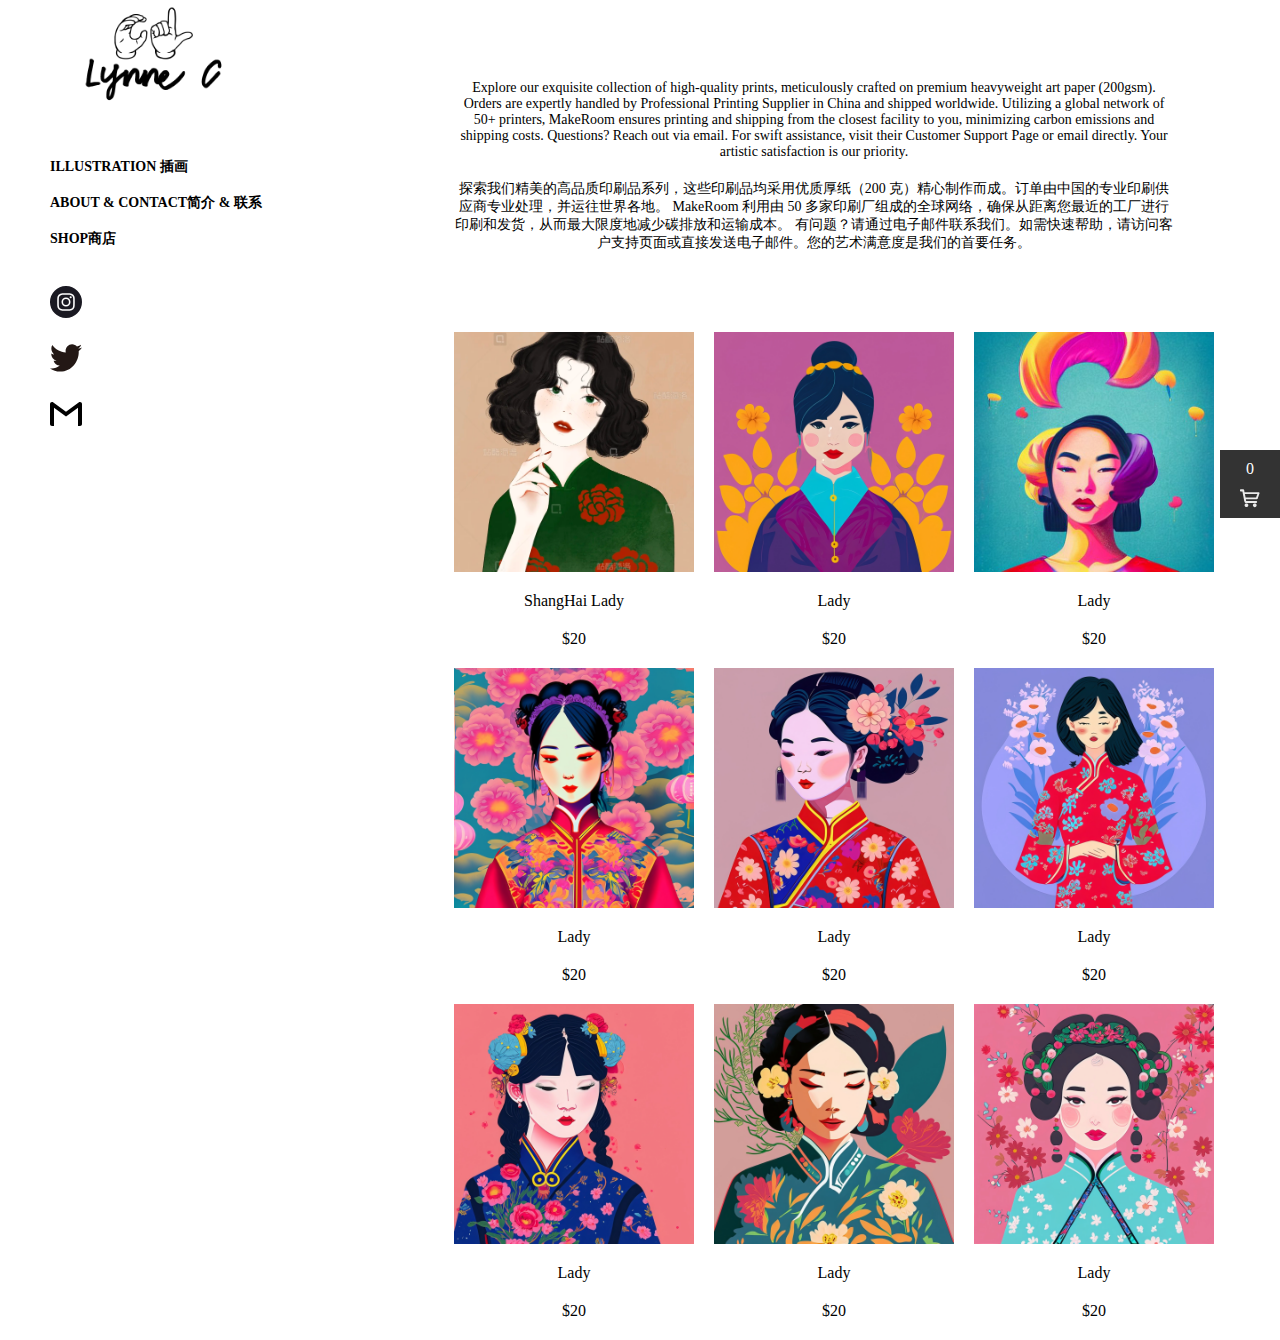
<file: shop.html>
<!doctype html>
<html lang="en">
<head>
    <meta charset="UTF-8">
    <meta name="viewport"
          content="width=device-width, user-scalable=no, initial-scale=1.0, maximum-scale=1.0, minimum-scale=1.0">
    <meta http-equiv="X-UA-Compatible" content="ie=edge">
    <title>shop</title>
    <link rel="stylesheet" type="text/css" href="css/common.css">
    <link rel="stylesheet" type="text/css" href="css/shop.css">

</head>
<body>
<nav id="nav">
  <div class="icon">
    <img alt="icon" src="icon.png"/>
  </div>

  <div class="link">
    <div id="illustration">ILLUSTRATION 插画</div>
    <div id="about">ABOUT & CONTACT简介 & 联系</div>
    <div id="shop">SHOP商店</div>
  </div>

  <div class="logo">
    <a href="https://www.baidu.com">
      <svg t="1693100750561" class="icon" viewBox="0 0 1024 1024" version="1.1" xmlns="http://www.w3.org/2000/svg" p-id="4077" width="32" height="32"><path d="M511.986548 1024a512.013452 512.013452 0 1 1 512.013452-511.986548 511.986548 511.986548 0 0 1-512.013452 511.986548" fill="#1A1922" p-id="4078"></path><path d="M511.986548 281.848191c74.955046 0 83.833425 0.295946 113.428023 1.641155a154.268569 154.268569 0 0 1 52.140301 9.685505 92.900134 92.900134 0 0 1 53.270277 53.243372 155.721395 155.721395 0 0 1 9.685505 52.140301c1.345209 29.594598 1.641155 38.472978 1.641155 113.454928s-0.295946 83.833425-1.641155 113.428024a155.721395 155.721395 0 0 1-9.685505 52.140301 92.792517 92.792517 0 0 1-53.270277 53.243372 154.268569 154.268569 0 0 1-52.140301 9.685505c-29.594598 1.372113-38.446073 1.641155-113.428023 1.641155s-83.833425-0.269042-113.428024-1.641155a154.268569 154.268569 0 0 1-52.140301-9.685505 92.792517 92.792517 0 0 1-53.270276-53.243372 155.748299 155.748299 0 0 1-9.685505-52.140301c-1.318305-29.594598-1.614251-38.472978-1.614251-113.428024s0.295946-83.860329 1.614251-113.454928a155.748299 155.748299 0 0 1 9.685505-52.140301 92.900134 92.900134 0 0 1 53.270276-53.243372 154.268569 154.268569 0 0 1 52.140301-9.685505c29.594598-1.345209 38.472978-1.641155 113.428024-1.641155m0-50.579859c-76.246446 0-85.79743 0.32285-115.687975 1.66806a206.166732 206.166732 0 0 0-68.148288 13.075431 143.372376 143.372376 0 0 0-82.084654 82.111558 205.25199 205.25199 0 0 0-13.075431 68.148288c-1.345209 29.917448-1.668059 39.495336-1.668059 115.687975s0.32285 85.79743 1.668059 115.687974a205.655553 205.655553 0 0 0 13.075431 68.175193 143.453088 143.453088 0 0 0 82.084654 82.084653 206.139828 206.139828 0 0 0 68.148288 13.075432c29.944352 1.345209 39.495336 1.668059 115.687975 1.668059s85.79743-0.32285 115.687974-1.668059a206.139828 206.139828 0 0 0 68.148289-13.075432 143.587609 143.587609 0 0 0 82.111558-82.084653 206.435774 206.435774 0 0 0 13.048527-68.175193c1.345209-29.917448 1.694963-39.468432 1.694963-115.687974s-0.349754-85.824335-1.694963-115.687975a206.005307 206.005307 0 0 0-13.048527-68.148288 143.506897 143.506897 0 0 0-82.111558-82.111558 206.166732 206.166732 0 0 0-68.148289-13.075431c-29.944352-1.345209-39.495336-1.668059-115.687974-1.66806" fill="#FFFFFF" p-id="4079"></path><path d="M511.986548 367.860855a144.152597 144.152597 0 1 0 144.152597 144.152597 144.179501 144.179501 0 0 0-144.152597-144.152597m0 237.75224a93.599643 93.599643 0 1 1 93.572738-93.599643 93.599643 93.599643 0 0 1-93.572738 93.599643" fill="#FFFFFF" p-id="4080"></path><path d="M695.553769 362.157169a33.684034 33.684034 0 1 1-33.684034-33.684034 33.710938 33.710938 0 0 1 33.684034 33.684034" fill="#FFFFFF" p-id="4081"></path></svg>
    </a>
    <a href="https://www.google.com">
      <svg t="1693100825457" class="icon" viewBox="0 0 1024 1024" version="1.1" xmlns="http://www.w3.org/2000/svg" p-id="5172" width="32" height="32"><path d="M919.759462 318.994613c0-9.605475-0.184234-19.102577-0.608696-28.534655 41.060787-30.595551 76.68666-68.894629 104.863684-112.720738a403.247526 403.247526 0 0 1-120.68436 33.017692c43.401647-26.708567 76.68666-69.423851 92.415219-120.68436-40.638132 24.645865-85.589515 42.265535-133.383889 51.446549-38.295465-43.575045-92.944441-71.329413-153.358869-72.360764-116.027926-1.918205-210.084998 96.132418-210.084999 218.973404 0 17.460724 1.826088 34.394031 5.451171 50.745736-174.722834-11.243716-329.55016-102.190479-433.116978-239.293373-18.071226 32.847907-28.438925 71.237296-28.438925 112.377556 0 77.811934 37.090717 146.970271 93.44657 187.779994-34.500598-1.560574-66.819283-12.009553-95.166091-29.141545v2.85744c0 108.752474 72.440238 199.870827 168.560013 221.13003-17.621477 5.012259-36.207475 7.62044-55.322696 7.526516a191.542349 191.542349 0 0 1-39.500214-4.325895c26.708567 89.120675 104.332655 154.231274 196.231295 156.400543-71.923659 59.635948-162.525433 95.258208-260.892145 95.00895-16.960401 0-33.720311-1.137918-50.15149-3.200621 93.011271 63.80109 203.418242 100.960443 322.104923 100.960443 386.350343 0.092117 597.636477-336.191629 597.636477-627.962902z" fill="#231815" p-id="5173"></path></svg>
    </a>
    <a href="https://www.baidu.com">
      <svg t="1693100885523" class="icon" viewBox="0 0 1024 1024" version="1.1" xmlns="http://www.w3.org/2000/svg" p-id="6168" width="32" height="32"><path d="M1024 192v640c0 36.266667-27.733333 64-64 64H896V315.178667l-384 275.754666-384-275.754666V896H64C27.690667 896 0 868.266667 0 832v-640c0-18.133333 6.912-34.133333 18.389333-45.568A63.36 63.36 0 0 1 64 128H85.333333l426.666667 309.333333L938.666667 128h21.333333c18.133333 0 34.133333 6.912 45.610667 18.432 11.52 11.434667 18.389333 27.434667 18.389333 45.568z" fill="" p-id="6169"></path></svg>
    </a>
  </div>
</nav>

<div id="main">
  <div class="desc">
      <p>
          Explore our exquisite collection of high-quality prints, meticulously crafted on premium heavyweight art paper (200gsm). Orders are expertly handled by Professional Printing Supplier in China and shipped worldwide.
          Utilizing a global network of 50+ printers, MakeRoom ensures printing and shipping from the closest facility to you, minimizing carbon emissions and shipping costs.
          Questions? Reach out via email. For swift assistance, visit their Customer Support Page or email directly. Your artistic satisfaction is our priority.
      </p>

      <p>
          探索我们精美的高品质印刷品系列，这些印刷品均采用优质厚纸（200 克）精心制作而成。订单由中国的专业印刷供应商专业处理，并运往世界各地。
          MakeRoom 利用由 50 多家印刷厂组成的全球网络，确保从距离您最近的工厂进行印刷和发货，从而最大限度地减少碳排放和运输成本。
          有问题？请通过电子邮件联系我们。如需快速帮助，请访问客户支持页面或直接发送电子邮件。您的艺术满意度是我们的首要任务。
      </p>
  </div>
  <div class="shop-item">
      <div>
          <div>
              <img src="image/1.webp"/>
              <span>ShangHai Lady</span>
              <span>$20</span>
          </div>
          <div>
              <img src="image/2.png"/>
              <span>Lady</span>
              <span>$20</span>
          </div>
          <div>
              <img src="image/3.jpeg"/>
              <span>Lady</span>
              <span>$20</span>
          </div>
      </div>

      <div>
          <div>
              <img src="image/4.png"/>
              <span>Lady</span>
              <span>$20</span>
          </div>
          <div>
              <img src="image/5.png"/>
              <span>Lady</span>
              <span>$20</span>
          </div>
          <div>
              <img src="image/6.png"/>
              <span>Lady</span>
              <span>$20</span>
          </div>
      </div>

      <div>
          <div>
              <img src="image/7.png"/>
              <span>Lady</span>
              <span>$20</span>
          </div>
          <div>
              <img src="image/8.png"/>
              <span>Lady</span>
              <span>$20</span>
          </div>
          <div>
              <img src="image/9.png"/>
              <span>Lady</span>
              <span>$20</span>
          </div>
      </div>
  </div>
</div>


<!--购物车 cart-->
<div class="shop-cart">
    <span>0</span>
    <svg t="1693703245662" class="icon" viewBox="0 0 1028 1024" version="1.1" xmlns="http://www.w3.org/2000/svg"
         p-id="5649" width="20" height="20">
        <path d="M332.8 790.528q19.456 0 36.864 7.168t30.208 19.968 20.48 30.208 7.68 36.864-7.68 36.864-20.48 30.208-30.208 20.48-36.864 7.68q-20.48 0-37.888-7.68t-30.208-20.48-20.48-30.208-7.68-36.864 7.68-36.864 20.48-30.208 30.208-19.968 37.888-7.168zM758.784 792.576q19.456 0 37.376 7.168t30.72 19.968 20.48 30.208 7.68 36.864-7.68 36.864-20.48 30.208-30.72 20.48-37.376 7.68-36.864-7.68-30.208-20.48-20.48-30.208-7.68-36.864 7.68-36.864 20.48-30.208 30.208-19.968 36.864-7.168zM930.816 210.944q28.672 0 44.544 7.68t22.528 18.944 6.144 24.064-3.584 22.016-13.312 37.888-22.016 62.976-23.552 68.096-18.944 53.248q-13.312 40.96-33.28 56.832t-49.664 15.872l-35.84 0-65.536 0-86.016 0-96.256 0-253.952 0 14.336 92.16 517.12 0q49.152 0 49.152 41.984 0 20.48-9.728 35.84t-38.4 14.336l-49.152 0-94.208 0-118.784 0-119.808 0-99.328 0-55.296 0q-20.48 0-34.304-9.216t-23.04-24.064-14.848-32.256-8.704-32.768q-1.024-6.144-5.632-29.696t-11.264-58.88-14.848-78.848-16.384-87.552q-19.456-103.424-44.032-230.4l-76.8 0q-15.36 0-25.6-7.68t-16.896-18.432-9.216-23.04-2.56-22.528q0-20.48 13.824-33.792t37.376-12.288l103.424 0q20.48 0 32.768 6.144t19.456 15.36 10.24 18.944 5.12 16.896q2.048 8.192 4.096 23.04t4.096 30.208q3.072 18.432 6.144 38.912l700.416 0zM892.928 302.08l-641.024-2.048 35.84 185.344 535.552 1.024z"
              p-id="5650" fill="#e6e6e6"></path>
    </svg>
</div>

<div class="shop-cart-detail">
    <!-- 关闭icon -->
    <svg t="1693622844373" class="cart-detail-exit" viewBox="0 0 1024 1024" version="1.1" xmlns="http://www.w3.org/2000/svg" p-id="2303" width="20" height="20"><path d="M512 2024.13663844" p-id="2304"></path><path d="M932.02639097 870.41697111L576.73152102 515.33023989l354.25417224-354.25417225c17.90003388-17.90003388 17.90003388-47.03962587 0-64.73152101-17.90003388-17.90003388-47.03962587-17.90003388-64.731521 0L512 450.59871886 157.74582774 96.34454663c-17.90003388-17.90003388-47.24776463-17.48375439-64.93965973 0.20814077l0.20814072-0.20814077c-17.90003388 17.90003388-17.69189514 46.83148513 0.20814077 64.73152101l354.25417226 354.25417225L92.18174774 870.41697111c-17.90003388 17.90003388-17.90003388 47.03962587 0 64.73152102 17.90003388 17.90003388 47.03962587 17.90003388 64.73152106 0L512 580.06175888 867.29487196 935.14849009c17.90003388 17.90003388 46.6233464 18.10817465 64.5233803 0.20814077l0.20814071-0.20814077C949.71828611 917.45659698 949.71828611 888.31700498 932.02639097 870.41697111z" p-id="2305"></path></svg>

    <span class="title">Cart</span>

    <div class="detail-item">
    </div>
</div>


<script>
    const shopList = document.querySelectorAll('#main .shop-item img');

    // 通过api获取
    const imgNameList = ['1.webp', '2.png', '3.jpeg', '4.png', '5.png', '6.png', '7.png', '8.png', '9.png', '10.png', '11.png', '12.png', '13.png', '14.jpg'];

    // 定义选中的数量和选中的图片
    let cartNumber = 0;
    let cartImgSrc;

    shopList.forEach((item, index) => {
        // 每张图片点击时触发的事件
        item.addEventListener('click', event => {
            console.log(event.target)
            // 创建蒙版
            const mask = document.createElement('div');
            mask.className = 'mask';

            // 创建弹框，弹窗的z-index要比蒙版高，我们才能点击，z-index越高，越在上层
            const alert = document.createElement('div');
            alert.className = 'alert-box';

            // 里面的小盒子，内容区
            const content = document.createElement('div');
            content.className = 'alert-content';

            // 添加退出功能
            let exitSvg = document.createElement('div');
            exitSvg.className = 'exit-svg';
            exitSvg.innerHTML = `<svg t="1693622844373" class="icon" viewBox="0 0 1024 1024" version="1.1" xmlns="http://www.w3.org/2000/svg" p-id="2303" width="20" height="20"><path d="M512 2024.13663844" p-id="2304"></path><path d="M932.02639097 870.41697111L576.73152102 515.33023989l354.25417224-354.25417225c17.90003388-17.90003388 17.90003388-47.03962587 0-64.73152101-17.90003388-17.90003388-47.03962587-17.90003388-64.731521 0L512 450.59871886 157.74582774 96.34454663c-17.90003388-17.90003388-47.24776463-17.48375439-64.93965973 0.20814077l0.20814072-0.20814077c-17.90003388 17.90003388-17.69189514 46.83148513 0.20814077 64.73152101l354.25417226 354.25417225L92.18174774 870.41697111c-17.90003388 17.90003388-17.90003388 47.03962587 0 64.73152102 17.90003388 17.90003388 47.03962587 17.90003388 64.73152106 0L512 580.06175888 867.29487196 935.14849009c17.90003388 17.90003388 46.6233464 18.10817465 64.5233803 0.20814077l0.20814071-0.20814077C949.71828611 917.45659698 949.71828611 888.31700498 932.02639097 870.41697111z" p-id="2305"></path></svg>`
            content.appendChild(exitSvg);

            // 大图
            let eventImgSrc = event.target.src;
            let bigImg = document.createElement('div');
            bigImg.innerHTML = `<img id="big-img" src="${eventImgSrc}" style="width: 500px; height: 500px; object-fit: cover; border-radius: 10px"/>`
            content.appendChild(bigImg);

            // 小图
            let smallImg = document.createElement('div');
            smallImg.className = 'small-img';
            // 获取上一张和下一张图片的index
            let imgNumber = imgNameList.length;
            let prev = index - 1;
            // 小于零则取最后一张
            if (prev < 0) {
                prev = imgNumber - 1;
            }
            // 大于最后一张则取0
            let next = index + 1;
            if (next > imgNameList) {
                next = 0;
            }

            // 生成三张图片 -> prev cur next
            let smallImgIndexList = [prev, index, next];
            for (let i = 0; i < 3; i++) {
                let imgNode = document.createElement('img');
                imgNode.className = 'small-img-item';

                let imgIndex = smallImgIndexList[i];
                let smallImgSrc = `image/${imgNameList[imgIndex]}`;
                imgNode.src = smallImgSrc;

                // 注册点击事件，点击时替换大图
                imgNode.addEventListener('click', () => {
                    bigImg.querySelector('img').src = smallImgSrc;
                })

                smallImg.appendChild(imgNode);
            }

            content.appendChild(smallImg);

            // 描述 和 add to cart
            let footer = document.createElement('div');
            footer.className = 'shop-footer';
            footer.innerHTML = `
                <div class="footer-desc">
                    <p class="title">Santorini</p>
                    <p class="price">$20</p>
                    <p>Memories from the Greek islands. Whitewashed houses with blue windows, narrow stone-paved alleys, plant pots, and of course an endless amount of cats! Available in A3 and A2.</p>
                    <p>Museum-quality giclée print on premium, heavyweight (200gsm) art paper.</p>
                    <p>Fulfilled by mymakeroom.com and shipped worldwide.</p>
                    <p>Delivered in a reinforced cardboard tube.</p>
                </div>

                <div class="footer-cart">
                    <div class="counter">
                        <span id="sub">-</span>
                        <span id="number">1</span>
                        <span id="add">+</span>
                    </div>

                    <div class="cart">
                        Add to Cart
                    </div>
                </div>
            `;


            content.appendChild(footer);

            alert.appendChild(content);

            // 监听点击事件，移除蒙版和弹窗
            exitSvg.addEventListener('click', () => {
                // 移除蒙版
                mask.remove();
                // 移除弹窗
                alert.remove();
            })

            document.body.appendChild(mask);
            document.body.appendChild(alert);

            // 注册加减点击事件
            document.querySelector('#add').addEventListener('click', () => {
                let numberElement = document.querySelector('#number');
                // 获取当前的数量
                let number = Number(numberElement.innerText);
                numberElement.innerText = number + 1;
            })

            document.querySelector('#sub').addEventListener('click', () => {
                let numberElement = document.querySelector('#number');
                // 获取当前的数量
                let number = Number(numberElement.innerText);
                // 数量不能小于0
                if (number === 0) {
                    return;
                }
                numberElement.innerText = number - 1;
            })

            // 用户点击 add to cart 时记录数量和图片链接
            document.querySelector('.footer-cart .cart').addEventListener('click', () => {
                cartNumber = Number(document.querySelector('#number').innerText);
                cartImgSrc = document.querySelector('#big-img').src;

                // 购物车数量同步
                document.querySelector('.shop-cart > span').innerText = cartNumber;
            })
        })
    })

    // 点击cart弹出购物车页面
    const cartDetail = document.querySelector('.shop-cart-detail');
    document.querySelector('.shop-cart').addEventListener('click', () => {
        cartDetail.style.display = 'block';
        // 当用户点击加入购物车之后才有详细信息
        if (cartImgSrc) {
            const detailItem = document.querySelector('.shop-cart-detail .detail-item');
            detailItem.innerHTML = `
            <img src="${cartImgSrc}"/>
            <div>
                <div>ShangHai Lady</div>
                <div>A3 Portrait</div>
                <div class="logic">
                    <div class="content">
                        <span id="cart-sub">-</span>
                        <span id="cart-number">${cartNumber}</span>
                        <span id="cart-add">+</span>
                    </div>
                    <div class="price">
                        $${20 * cartNumber}
                    </div>
                </div>
            </div>
            <div class="submit">确认提交</div>
        `;

            // 购物车内+ - 逻辑
            document.querySelector('#cart-add').addEventListener('click', () => {
                let cartNumberNode = detailItem.querySelector('#cart-number');
                let cartNumber = Number(cartNumberNode.innerText);
                let newNumber = cartNumber + 1;
                cartNumberNode.innerText = newNumber;
                detailItem.querySelector('.price').innerText = `$${20 * newNumber}`;
            })

            document.querySelector('#cart-sub').addEventListener('click', () => {
                let cartNumberNode = detailItem.querySelector('#cart-number');
                let cartNumber = Number(cartNumberNode.innerText);
                let newNumber = cartNumber - 1;

                // 不能小于0
                if (newNumber < 0) {
                    return;
                }
                cartNumberNode.innerText = newNumber;
                detailItem.querySelector('.price').innerText = `$${20 * newNumber}`;
            })

        }
    })

    // 点击关闭按钮，关闭购物车页面
    document.querySelector('.cart-detail-exit').addEventListener('click', () => {
        cartDetail.style.display = 'none';
    })
</script>

</body>
</html>
</file>
<file: css/common.css>
* {
    margin: 0;
    padding: 0;
    font-family:  "Microsoft YaHei UI",serif;
}

body {
    width: 100vw;
    height: 100vh;
    overflow-x: hidden;
    display: flex;
}

#nav {
    flex: 0.3;

    display: flex;
    flex-direction: column;
    /*align-items: center;*/
    padding: 0 50px;
}

#nav .icon {
    /*display: flex;*/
    /*justify-content: center;*/
}

#nav .icon img {
    width: 200px;
}

#nav div.link {
    margin-top: 5vh;
    font-size: 14px;
    font-weight: bold;
}

#nav div.link > div {
    cursor: pointer;
    transition: .5s;
}

.active {
    color: #977bc9;
}

#nav div.link > div:hover {
    color: #977bc9;
}

#nav div.link > div {
    margin-bottom: 2vh;
}

#nav .logo {
    display: flex;
    flex-direction: column;
}

#nav .logo svg {
    margin-top: 20px;
}

#main {
    flex: 0.7;
    margin-top: 20px;
    /*background-color: aqua;*/
}
</file>
<file: css/shop.css>
#main {
    display: flex;
    flex-wrap: wrap;
    gap: 20px; /* 图之间间距 */
    justify-content: flex-start;
    margin-top: 40px;
  }
  
#main .desc {
    width: 100%;
    margin-top: 40px;
    margin-bottom: 40px;
    text-align: left; /* 新增：对齐主内容 */
  }
  
#main .desc p {
    font-size: 14px;
    margin-bottom: 20px;
    text-align: center;  
    max-width: 720px;  /* 可选：限制文字宽度，与图片宽度差不多 */
  }

#main .shop-item > div{
    display: flex;
    justify-content: space-between;
    gap: 20px;
    margin-bottom: 20px;
}

#main .shop-item > div > div {
    flex: 1;
    display: flex;
    flex-direction: column;
    align-items: center;
    gap: 20px;
}

#main .shop-item div img{
    width: 240px;
    height: 240px;
    object-fit: cover;
    cursor: pointer;
}

.mask {
    position: fixed;
    top: 0;
    bottom: 0;
    left: 0;
    right: 0;

    z-index: 10;

    background-color: #000;
    opacity: 0.8;
}

.alert-box {
    position: fixed;
    top: 0;
    bottom: 0;
    left: 0;
    right: 0;

    z-index: 11;

    display: flex;
    justify-content: center;
    align-items: center;
}

@keyframes arise {
    0% {
        opacity: 0;
        transform: scale(0.5);
    }

    100% {
        opacity: 1;
        transform: scale(1);
    }
}

.alert-content {
    width: 700px;
    height: 600px;
    background-color: #FFF;
    border-radius: 10px;

    display: flex;
    flex-direction: column;
    align-items: center;
    padding: 20px;

    position: relative;

    animation: arise .6s;

    overflow: auto;
}

.exit-svg {
    position: absolute;
    top: 10px;
    right: 10px;
    cursor: pointer;
}


.small-img {
    width: 100%;
    display: flex;
    justify-content: center;
    gap: 20px;

}

.small-img .small-img-item {
    width: 100px;
    height: 100px;
    object-fit: cover;
    border-radius: 4px;
    cursor: pointer;
}


.footer-desc .title {
    font-weight: bold;
}

.footer-desc .price {
    margin-bottom: 20px;
}

.footer-desc p:nth-child(n+3) {
    font-size: 14px;
    margin-bottom: 10px;
}

.footer-cart .counter {
    display: flex;
}

.footer-cart .counter span{
    /*设置边框*/
    border: 1px solid #d3dbe2;
    /*设置padding*/
    padding: 10px 20px;
}

.footer-cart .counter span:nth-child(2){
    /*因为3个盒子有两个边框有重叠，所以会导致中间的线条变为2px，这里是取第二个盒子，去掉其左右边框，让边框宽度看起来一致*/
    border-left: none;
    border-right: none;
}

.footer-cart .counter span:first-child,
.footer-cart .counter span:last-child {
    cursor: pointer;
    transition: 0.6s;
}

.footer-cart .counter span:first-child:hover,
.footer-cart .counter span:last-child:hover {
    background-color: #977bc9;
}

.footer-cart .cart {
    padding: 10px 30px;
    background-color: #2c2a2a;
    color: #f0efea;
    font-weight: bold;
    display: inline-block;
    margin-top: 10px;
    cursor: pointer;
}

.shop-cart {
    position: fixed;
    z-index: 10;
    right: 0;
    top: 50%;
    background-color: black;
    color: #FFF;

    display: flex;
    flex-direction: column;
    align-items: center;
    gap: 10px;

    padding: 10px 20px;
    opacity: 0.8;
    cursor: pointer;
}

@keyframes right-to-left {
    0% {
        width: 0;
    }

    100% {
        width: 300px;
    }
}

.shop-cart-detail {
    position: fixed;
    z-index: 11;
    top: 0;
    bottom: 0;
    right: 0;
    width: 300px;
    background-color: #FFF;
    box-shadow: 0 0 6px 0 rgba(0, 0, 0, 0.1);
    display: none;
    animation: right-to-left 0.3s;

    padding: 20px;
}

.shop-cart-detail .cart-detail-exit {
    position: absolute;
    top: 20px;
    right: 20px;
    cursor: pointer;
}

.shop-cart-detail .title {
    font-size: 50px;
}

.shop-cart-detail .detail-item {
    margin-top: 20px;
    display: flex;
    gap: 20px;
}

.shop-cart-detail .detail-item img {
    width: 100px;
    height: 100px;
    object-fit: cover;
}

/*选中.shop-cart-detail .detail-item下面的直接子节点div*/
.shop-cart-detail .detail-item > div {
    display: flex;
    flex-direction: column;
    justify-content: space-between;
}

.shop-cart-detail .detail-item > div > div:nth-child(2){
    font-size: 14px;
}

.shop-cart-detail .detail-item .logic {
    display: flex;
    gap: 30px;
    justify-content: space-between;
    align-items: center;
}

.shop-cart-detail .detail-item .logic .content span{
    display: inline-block;
    padding: 5px 10px;
    border: 1px solid #eceff2;
}

.shop-cart-detail .detail-item .logic .content span:nth-child(1),
.shop-cart-detail .detail-item .logic .content span:nth-child(3) {
    cursor: pointer;
}

.shop-cart-detail .detail-item .logic .content span:nth-child(1):hover,
.shop-cart-detail .detail-item .logic .content span:nth-child(3):hover {
    background-color: #977bc9;
}

.shop-cart-detail .detail-item .logic .price {
    font-weight: bold;
}

.shop-cart-detail .submit {
    /*绝对定位*/
    position: absolute;
    /*距离底部20px*/
    bottom: 20px;

    /*居中*/
    right: 50%;
    transform: translateX(50%);
    font-weight: bold;
    cursor: pointer;
    background-color: #000;
    color: #FFF;
    padding: 10px 20px;
    transition: 0.3s;
}

.shop-cart-detail .submit:hover {
    background-color: #9785cb;
}
</file>
